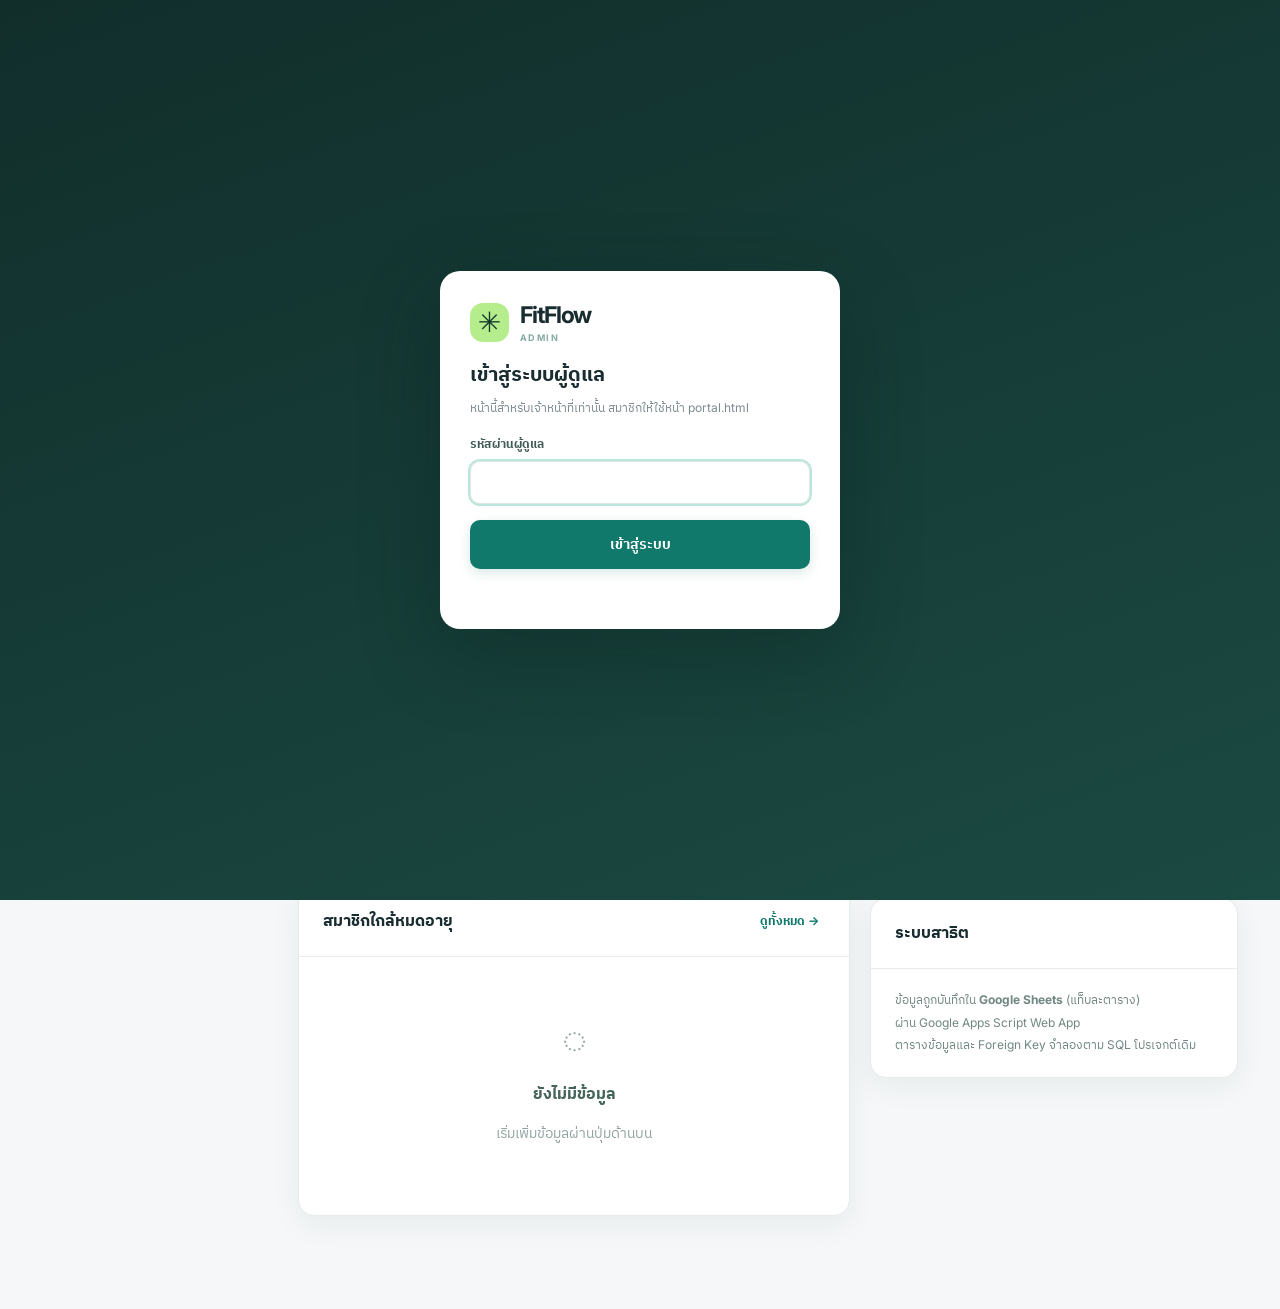
<file: index.html>
<!doctype html>
<html lang="th">
<head>
<meta charset="UTF-8"><meta name="viewport" content="width=device-width, initial-scale=1.0">
<title>FitFlow — Fitness Membership Management</title>
<link rel="stylesheet" href="style.css">
</head>
<body>
<div class="app">
  <aside class="sidebar" id="sidebar">
    <div class="brand"><div class="brand-icon">✳</div><div><strong>FitFlow</strong><small>MEMBERSHIP SYSTEM</small></div></div>
    <p class="nav-label">WORKSPACE</p>
    <nav id="nav">
      <button data-page="dashboard" class="nav-item active"><span class="nav-icon">◫</span> ภาพรวม <small>Dashboard</small></button>
      <button data-page="members" class="nav-item"><span class="nav-icon">♙</span> สมาชิก <small>Members</small></button>
      <button data-page="subscriptions" class="nav-item"><span class="nav-icon">▤</span> แพ็กเกจที่สมัคร <small>Subscriptions</small></button>
      <button data-page="payments" class="nav-item"><span class="nav-icon">◈</span> การชำระเงิน <small>Payments</small></button>
      <button data-page="checkins" class="nav-item"><span class="nav-icon">↪</span> เข้าใช้บริการ <small>Check-ins</small></button>
      <button data-page="classes" class="nav-item"><span class="nav-icon">▦</span> คลาสออกกำลังกาย <small>Classes</small></button>
      <button data-page="plans" class="nav-item"><span class="nav-icon">◇</span> แพ็กเกจ <small>Plans</small></button>
      <button data-page="trainers" class="nav-item"><span class="nav-icon">♞</span> เทรนเนอร์ <small>Trainers</small></button>
      <button data-page="report" class="nav-item"><span class="nav-icon">▥</span> รายงาน <small>Reports</small></button>
    </nav>
    <div class="side-bottom"><div class="demo-chip"><span class="pulse"></span> <span id="syncChip">DEMO MODE · LOCALSTORAGE</span></div><p id="syncNote">สาธิตบนเครื่องของคุณ ข้อมูลไม่ส่งออกไปยังเซิร์ฟเวอร์</p><a href="portal.html" target="_blank" rel="noopener" class="text-button" style="display:block;margin-bottom:6px">↗ หน้าสมาชิก (ลิงก์ให้ผู้ใช้)</a><button id="adminLogout" class="text-button" style="display:block;margin-bottom:6px">⎋ ออกจากระบบแอดมิน</button><button id="resetData" class="text-button">↺ คืนค่าข้อมูลตัวอย่าง</button></div>
  </aside>
  <div class="overlay" id="overlay"></div>
  <main class="main">
    <header class="topbar"><button class="mobile-menu icon-button" id="toggleMenu" aria-label="เปิดเมนู">☰</button><div class="breadcrumbs">Workspace <span>/</span> <strong id="breadcrumb">Dashboard</strong></div><div class="top-actions"><span class="today" id="today"></span><span class="admin-avatar">AD</span></div></header>
    <div class="content" id="content" aria-live="polite"></div>
  </main>
</div>
<div class="login-layer" id="loginLayer" hidden>
  <form class="login-box" id="adminLogin">
    <div class="brand" style="padding:0 0 16px"><div class="brand-icon">✳</div><div><strong style="color:#192d30">FitFlow</strong><small>ADMIN</small></div></div>
    <h2 style="margin:0 0 6px;font-size:20px">เข้าสู่ระบบผู้ดูแล</h2>
    <p class="muted" style="margin:0 0 16px;font-size:12px;line-height:1.7">หน้านี้สำหรับเจ้าหน้าที่เท่านั้น สมาชิกให้ใช้หน้า portal.html</p>
    <div class="field"><label for="adminPw">รหัสผ่านผู้ดูแล</label><input id="adminPw" type="password" autocomplete="current-password" required></div>
    <button class="btn btn-primary" style="width:100%;margin-top:16px;padding:13px" type="submit">เข้าสู่ระบบ</button>
    <div id="adminMsg" role="alert" style="color:#b8434b;font-size:13px;margin-top:12px;min-height:18px"></div>
  </form>
</div>
<div id="modalRoot"></div><div id="toast" role="status" aria-live="polite"></div>
<script src="config.js"></script>
<script src="app.js"></script>
</body>
</html>
</file>
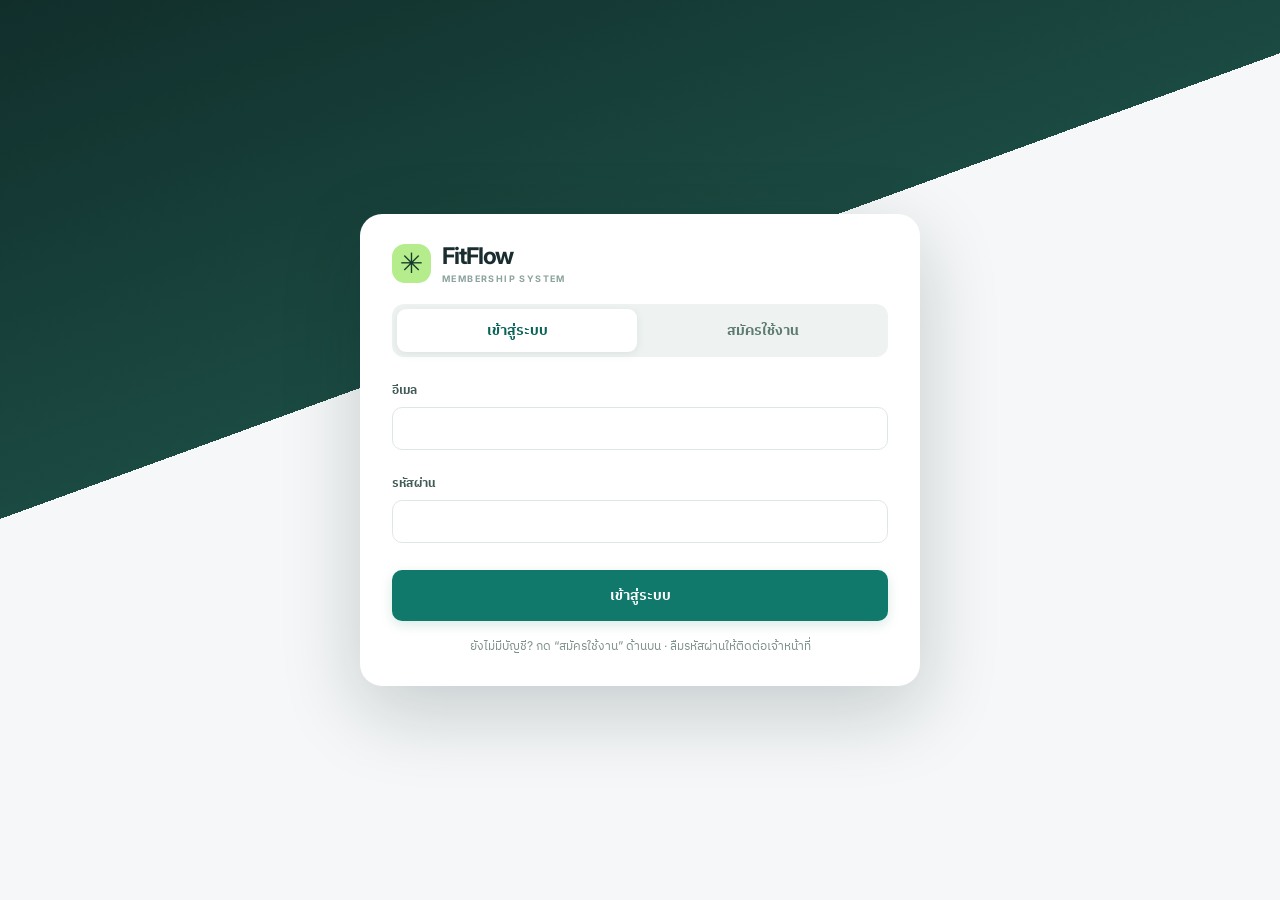
<file: portal.html>
<!doctype html>
<html lang="th">
<head>
<meta charset="UTF-8"><meta name="viewport" content="width=device-width, initial-scale=1.0">
<title>FitFlow — สำหรับสมาชิก</title>
<link rel="stylesheet" href="style.css">
<style>
[hidden]{display:none!important}
body{background:var(--bg)}
/* ---------- auth ---------- */
.auth-wrap{min-height:100vh;display:grid;place-items:center;padding:28px 16px;background:linear-gradient(160deg,#112e2b 0,#1b4a42 38%,var(--bg) 38%)}
.auth-card{width:min(560px,100%);background:#fff;border-radius:22px;box-shadow:0 25px 80px #071d1c33;overflow:hidden}
.auth-head{padding:28px 32px 0}
.auth-head .brand{padding:0 0 16px;color:var(--ink)}
.auth-head .brand small{color:#8aa39d}
.tabs{display:grid;grid-template-columns:1fr 1fr;gap:6px;background:#eef3f1;border-radius:12px;padding:5px;margin:4px 0 4px}
.tabs button{border:0;background:transparent;border-radius:9px;padding:10px;font-weight:700;color:#5d7a73}
.tabs button.on{background:#fff;color:var(--teal-dark);box-shadow:0 2px 8px #1e4a4018}
.auth-form{padding:20px 32px 30px}
.roles{display:grid;grid-template-columns:1fr 1fr;gap:12px;margin:0 0 20px;padding:0;border:0}
.roles legend{font-size:12px;font-weight:700;color:#415b56;margin-bottom:9px;padding:0}
.role{position:relative}
.role input{position:absolute;opacity:0;inset:0;cursor:pointer;margin:0;width:100%;height:100%}
.role span{display:block;border:1.5px solid #dfe7e6;border-radius:14px;padding:14px 16px;transition:.15s}
.role strong{display:block;font-size:15px;margin-bottom:3px}
.role small{color:#8a9a97;font-size:11px;line-height:1.5}
.role input:checked+span{border-color:var(--teal);background:var(--soft)}
.role input:focus-visible+span{outline:2px solid #bbe6db}
.field .err{font-size:11px;color:#c0434b}
.field input.bad,.field select.bad{border-color:var(--red)}
.hp{position:absolute;left:-9999px;width:1px;height:1px;overflow:hidden}
.submit{width:100%;margin-top:20px;padding:14px}
.msg{margin-top:14px;padding:12px 14px;border-radius:11px;font-size:13px;line-height:1.6;background:#fdebea;color:#b8434b}
/* ---------- portal ---------- */
.p-top{background:#fff;border-bottom:1px solid var(--line);position:sticky;top:0;z-index:10}
.p-bar{max-width:1100px;margin:auto;display:flex;align-items:center;gap:14px;padding:12px 20px;flex-wrap:wrap}
.p-bar .brand{padding:0;margin-right:auto}
.p-bar .brand-icon{width:34px;height:34px;font-size:22px;border-radius:11px}
.p-bar .brand strong{font-size:19px}
.who{font-size:13px;color:#4c6761;text-align:right;line-height:1.4}
.who b{display:block;color:var(--ink)}
.p-nav{max-width:1100px;margin:auto;display:flex;gap:4px;padding:0 14px;overflow-x:auto}
.p-nav button{border:0;background:none;padding:13px 16px;font-weight:700;color:#7b8f8b;border-bottom:3px solid transparent;white-space:nowrap}
.p-nav button.on{color:var(--teal-dark);border-color:var(--teal)}
.p-wrap{max-width:1100px;margin:auto;padding:26px 20px 70px}
.p-wrap h1{font-size:24px;letter-spacing:-.6px;margin:0 0 4px}
.p-wrap .sub{color:#819092;margin:0 0 22px}
.cards{display:grid;grid-template-columns:repeat(3,minmax(0,1fr));gap:16px;margin-bottom:22px}
.card{background:#fff;border:1px solid var(--line);border-radius:16px;box-shadow:var(--shadow);padding:20px 22px}
.card h3{margin:0 0 10px;font-size:12px;color:#7b908c;letter-spacing:.3px}
.card .big{font-size:24px;font-weight:800;letter-spacing:-.8px}
.card p{margin:6px 0 0;font-size:12px;color:#8b999b;line-height:1.6}
.banner{padding:14px 18px;border-radius:12px;margin-bottom:20px;font-size:13px;line-height:1.7}
.banner.warn{background:#fff6e3;color:#8a5f10;border:1px solid #f3dfae}
.banner.ok{background:#eaf7f2;color:#2f7a60;border:1px solid #cfe9dd}
.pays{display:flex;gap:6px;flex-wrap:wrap}
.paybox{background:#f5faf7;border:1px dashed #b9dccf;border-radius:12px;padding:14px 16px;font-size:13px;line-height:1.9;margin-top:4px}
.slip-prev{max-width:100%;max-height:240px;border-radius:10px;border:1px solid var(--line);margin-top:8px;display:block}
.small{font-size:12px;color:#7d8f8b}
.row-act{display:flex;gap:6px;flex-wrap:wrap}
.btn.sm{padding:8px 12px;font-size:12px}
@media(max-width:800px){.cards{grid-template-columns:1fr}.plans-grid{grid-template-columns:1fr}}
@media(max-width:520px){.auth-head,.auth-form{padding-left:20px;padding-right:20px}.roles{grid-template-columns:1fr}.form-grid{grid-template-columns:1fr}.field.full{grid-column:auto}.who{text-align:left}}
</style>
</head>
<body>

<!-- ===== login / register ===== -->
<div class="auth-wrap" id="authView" hidden>
  <div class="auth-card">
    <div class="auth-head">
      <div class="brand"><div class="brand-icon">✳</div><div><strong>FitFlow</strong><small>MEMBERSHIP SYSTEM</small></div></div>
      <div class="tabs" role="tablist"><button type="button" id="tabLogin" class="on">เข้าสู่ระบบ</button><button type="button" id="tabReg">สมัครใช้งาน</button></div>
    </div>

    <form class="auth-form" id="loginForm" novalidate>
      <div class="form-grid">
        <div class="field full"><label for="l_email">อีเมล</label><input id="l_email" name="email" type="email" autocomplete="username" inputmode="email"><div class="err" data-err="l_email"></div></div>
        <div class="field full"><label for="l_password">รหัสผ่าน</label><input id="l_password" name="password" type="password" autocomplete="current-password"><div class="err" data-err="l_password"></div></div>
      </div>
      <button class="btn btn-primary submit" type="submit">เข้าสู่ระบบ</button>
      <div class="msg" id="loginMsg" role="alert" hidden></div>
      <p class="small" style="margin:16px 0 0;text-align:center">ยังไม่มีบัญชี? กด “สมัครใช้งาน” ด้านบน · ลืมรหัสผ่านให้ติดต่อเจ้าหน้าที่</p>
    </form>

    <form class="auth-form" id="regForm" novalidate hidden>
      <fieldset class="roles">
        <legend>คุณต้องการสมัครเป็น</legend>
        <label class="role"><input type="radio" name="role" value="member" checked><span><strong>ผู้ใช้</strong><small>สมาชิกที่สมัครแพ็กเกจและจองคลาส</small></span></label>
        <label class="role"><input type="radio" name="role" value="trainer"><span><strong>เทรนเนอร์</strong><small>สร้างคลาสเอง รอแอดมินอนุมัติ</small></span></label>
      </fieldset>
      <div class="form-grid">
        <div class="field"><label for="first_name">ชื่อ</label><input id="first_name" name="first_name" type="text" maxlength="100" autocomplete="given-name" data-kind="name"><div class="err" data-err="first_name"></div></div>
        <div class="field"><label for="last_name">นามสกุล</label><input id="last_name" name="last_name" type="text" maxlength="100" autocomplete="family-name" data-kind="name"><div class="err" data-err="last_name"></div></div>
        <div class="field"><label for="email">อีเมล (ใช้เข้าสู่ระบบ)</label><input id="email" name="email" type="email" maxlength="150" autocomplete="email" inputmode="email"><div class="err" data-err="email"></div></div>
        <div class="field"><label for="phone">เบอร์โทรศัพท์</label><input id="phone" name="phone" type="tel" inputmode="numeric" maxlength="10" placeholder="0812345678" autocomplete="tel" data-kind="digits"><div class="small">ตัวเลข 9-10 หลัก ขึ้นต้นด้วย 0</div><div class="err" data-err="phone"></div></div>
        <div class="field" data-for="member"><label for="date_of_birth">วันเกิด</label><input id="date_of_birth" name="date_of_birth" type="date" min="1900-01-01"><div class="err" data-err="date_of_birth"></div></div>
        <div class="field"><label for="password">รหัสผ่าน</label><input id="password" name="password" type="password" autocomplete="new-password" maxlength="64"><div class="small">8 ตัวขึ้นไป มีตัวอักษรและตัวเลข</div><div class="err" data-err="password"></div></div>
        <div class="field"><label for="password2">ยืนยันรหัสผ่าน</label><input id="password2" name="password2" type="password" autocomplete="new-password" maxlength="64"><div class="err" data-err="password2"></div></div>
      </div>
      <div class="hp" aria-hidden="true"><label>Website<input type="text" name="website" tabindex="-1" autocomplete="off"></label></div>
      <button class="btn btn-primary submit" type="submit">สมัครใช้งาน</button>
      <div class="msg" id="regMsg" role="alert" hidden></div>
    </form>
  </div>
</div>

<!-- ===== signed in ===== -->
<div id="appView" hidden>
  <header class="p-top">
    <div class="p-bar">
      <div class="brand"><div class="brand-icon">✳</div><div><strong>FitFlow</strong><small>MEMBERSHIP SYSTEM</small></div></div>
      <div class="who"><b id="whoName"></b><span id="whoRole"></span></div>
      <button class="btn btn-secondary sm" id="pwBtn" type="button">เปลี่ยนรหัสผ่าน</button>
      <button class="btn btn-secondary sm" id="logoutBtn" type="button">ออกจากระบบ</button>
    </div>
    <nav class="p-nav" id="pNav"></nav>
  </header>
  <main class="p-wrap" id="pContent" aria-live="polite"></main>
</div>

<div id="modalRoot"></div><div id="toast" role="status" aria-live="polite"></div>
<script src="config.js"></script>
<script src="portal.js"></script>
</body>
</html>
</file>
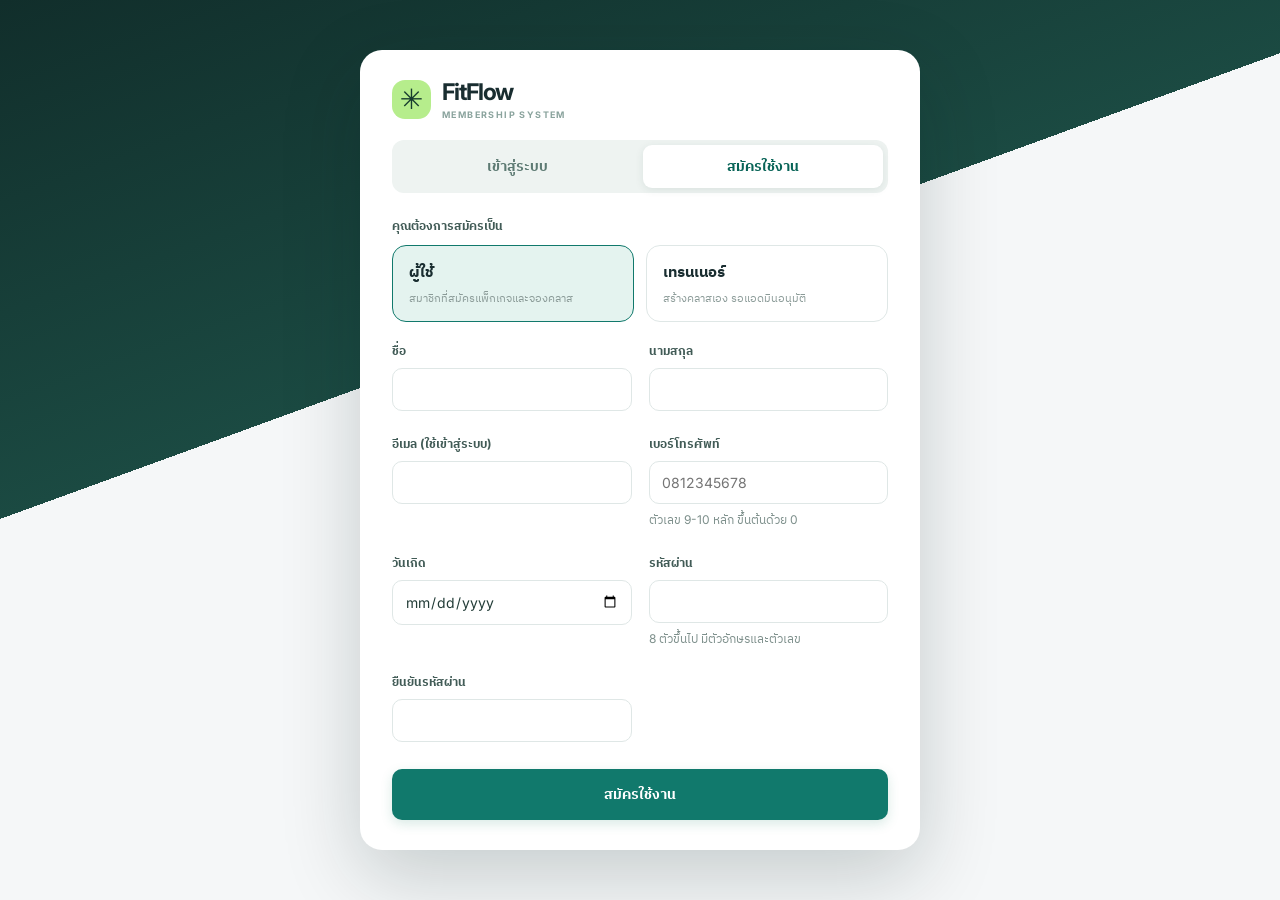
<file: register.html>
<!doctype html>
<html lang="th">
<head>
<meta charset="UTF-8"><meta name="viewport" content="width=device-width, initial-scale=1.0">
<title>สมัครใช้งาน — FitFlow</title>
<meta http-equiv="refresh" content="0; url=portal.html#register">
<script>location.replace('portal.html#register')</script>
</head>
<body><p><a href="portal.html#register">ไปที่หน้าสมัครใช้งาน</a></p></body>
</html>
</file>
<file: style.css>
@import url('https://fonts.googleapis.com/css2?family=IBM+Plex+Sans+Thai:wght@400;500;600;700&family=Inter:wght@400;500;600;700;800&display=swap');
:root{--bg:#f5f7f8;--surface:#fff;--line:#e6ebec;--ink:#192d30;--muted:#7c8b8e;--teal:#11796c;--teal-dark:#086457;--soft:#e4f3ef;--sidebar:#112e2b;--green:#1b926c;--red:#dc5961;--amber:#c28a2a;--shadow:0 8px 30px #143b3410}*{box-sizing:border-box}body{margin:0;font-family:Inter,'IBM Plex Sans Thai',system-ui,sans-serif;background:var(--bg);color:var(--ink);font-size:14px}button,input,select{font:inherit}button{cursor:pointer}.app{display:flex;min-height:100vh}.sidebar{background:var(--sidebar);color:#eaf7f2;width:256px;position:fixed;top:0;bottom:0;display:flex;flex-direction:column;padding:30px 17px 18px;z-index:20}.brand{display:flex;gap:11px;align-items:center;padding:0 13px 30px}.brand-icon{background:#b6ed8c;color:#173c2e;width:39px;height:39px;display:grid;place-items:center;font-size:28px;font-weight:900;border-radius:13px}.brand strong{display:block;font-size:23px;letter-spacing:-1.1px}.brand small{display:block;letter-spacing:1.4px;font-size:9px;font-weight:700;color:#84aba3;margin-top:3px}.nav-label{font-size:10px;color:#739990;letter-spacing:1.7px;padding:2px 16px 10px;font-weight:800}.nav-item{width:100%;border:0;color:#a9c0ba;background:transparent;text-align:left;border-radius:11px;display:flex;align-items:center;padding:12px 13px;gap:10px;font-weight:600;margin:2px 0;position:relative}.nav-item small{display:none}.nav-item:hover{color:#fff;background:#234640}.nav-item.active{background:#2c5a4d;color:#fff}.nav-icon{font-size:20px;display:inline-block;width:24px;text-align:center;font-family:system-ui}.side-bottom{margin-top:auto;padding:18px 10px 0;border-top:1px solid #31514c}.side-bottom p{color:#94b5ac;font-size:11px;line-height:1.8}.demo-chip{font-size:10px;font-weight:800;letter-spacing:.6px;color:#c4eec2}.pulse{width:7px;height:7px;display:inline-block;background:#b6ec98;border-radius:50%;margin-right:4px}.text-button{border:0;background:none;color:#d8e8e2;padding:4px 0;font-size:12px;text-decoration:underline}.main{margin-left:256px;width:calc(100% - 256px);min-width:0}.topbar{height:76px;border-bottom:1px solid var(--line);background:#fff;display:flex;justify-content:space-between;align-items:center;padding:0 42px}.breadcrumbs{color:#839294;font-size:13px}.breadcrumbs span{padding:0 10px;color:#d0d9d9}.breadcrumbs strong{color:#3a5452}.top-actions{display:flex;align-items:center;gap:20px}.today{color:#718582;font-size:12px}.admin-avatar{display:grid;place-items:center;border-radius:50%;background:#dceee7;color:#25624c;width:33px;height:33px;font-size:11px;font-weight:800}.content{padding:34px 42px 72px;max-width:1550px;margin:auto}.heading{display:flex;align-items:flex-end;justify-content:space-between;gap:20px;margin-bottom:28px}.eyebrow{font-size:11px;font-weight:800;letter-spacing:2.1px;text-transform:uppercase;color:var(--teal);margin-bottom:9px}.heading h1{font-size:30px;font-weight:800;letter-spacing:-1.2px;margin:0 0 8px}.subtitle{color:#819092;margin:0;line-height:1.7}.btn{border:0;border-radius:10px;padding:11px 16px;font-weight:700;display:inline-flex;align-items:center;justify-content:center;gap:8px;white-space:nowrap}.btn-primary{background:var(--teal);color:white;box-shadow:0 4px 12px #1f80662b}.btn-primary:hover{background:var(--teal-dark)}.btn-secondary{background:#edf3f1;color:#265d54}.btn-secondary:hover{background:#e2efea}.btn-danger{background:#fbe8e8;color:#bc4350}.btn:disabled{opacity:.45;cursor:not-allowed}.stats{display:grid;grid-template-columns:repeat(4,minmax(0,1fr));gap:17px;margin-bottom:24px}.stat{background:#fff;border:1px solid var(--line);border-radius:16px;padding:22px 23px;box-shadow:var(--shadow)}.stat-top{display:flex;justify-content:space-between;align-items:center;color:#7b908c;font-size:12px;font-weight:600}.stat-icon{width:38px;height:38px;border-radius:11px;background:#eaf6f2;color:#157a65;display:grid;place-items:center;font-size:20px}.stat-number{font-size:32px;font-weight:800;letter-spacing:-1.3px;margin:15px 0 4px}.stat-foot{font-size:11px;color:#8b999b}.dashboard-grid{display:grid;grid-template-columns:1.5fr 1fr;gap:20px}.panel{background:var(--surface);border:1px solid var(--line);border-radius:16px;box-shadow:var(--shadow);margin-bottom:21px;overflow:hidden}.panel-header{display:flex;justify-content:space-between;align-items:center;padding:21px 24px;border-bottom:1px solid var(--line);gap:12px}.panel-title{font-size:16px;font-weight:800;margin:0}.panel-subtitle{font-size:12px;color:#9aa9a8;margin-top:5px}.link-btn{border:0;background:none;color:var(--teal);font-weight:700;font-size:12px}.table-wrap{overflow:auto}table{border-collapse:collapse;width:100%;font-size:12px;white-space:nowrap}th{background:#f9fbfa;text-transform:uppercase;letter-spacing:.6px;font-size:10px;color:#82938f;text-align:left;padding:13px 23px;font-weight:800;border-bottom:1px solid var(--line)}td{padding:15px 23px;border-bottom:1px solid #eff3f1;color:#415451}tbody tr:last-child td{border-bottom:0}tbody tr:hover{background:#fafdfb}.name-cell{display:flex;align-items:center;gap:11px}.mini-avatar{width:34px;height:34px;border-radius:11px;display:grid;place-items:center;background:#e6f1ea;color:#24846a;font-weight:800;font-size:11px;flex:none}.main-cell{font-weight:700;color:#263f3b}.minor{font-size:11px;color:#9aa8a6;margin-top:4px}.pill{border-radius:30px;padding:5px 10px;font-size:11px;font-weight:700;display:inline-flex;align-items:center;gap:5px}.pill:before{content:'';width:6px;height:6px;background:currentColor;border-radius:50%}.pill-green{background:#e6f6ec;color:#26845a}.pill-amber{background:#fff2db;color:#b77c14}.pill-red{background:#fdebea;color:#d45d64}.pill-gray{background:#edf0f1;color:#77868b}.toolbar{display:flex;justify-content:space-between;align-items:center;padding:17px 22px;gap:12px;flex-wrap:wrap}.search{min-width:260px;border:1px solid #dce6e4;border-radius:10px;padding:11px 14px;background:#fff;outline:none}.search:focus,input:focus,select:focus{border-color:var(--teal);outline:2px solid #bbe6db}.table-action{border:0;background:#eaf4f1;color:#116a5c;padding:7px 11px;border-radius:8px;font-size:11px;font-weight:700;margin-right:5px}.table-action:hover{background:#d7ece4}.metric-split{display:grid;grid-template-columns:repeat(2,1fr);padding:24px;gap:12px}.metric-mini{background:#f5faf7;padding:20px;border-radius:12px}.metric-mini strong{display:block;font-size:25px}.metric-mini span{font-size:11px;color:#82958f}.quick-actions{padding:20px 24px;display:grid;grid-template-columns:1fr 1fr;gap:11px}.quick-actions .btn{justify-content:flex-start}.empty{text-align:center;padding:56px 15px;color:#91a3a0}.empty .empty-icon{font-size:34px;margin-bottom:12px}.empty strong{display:block;color:#45645b;font-size:16px}.inline-info{padding:15px 20px;background:#eaf7f2;border:1px solid #cfe9dd;border-radius:12px;margin-bottom:20px;color:#437e68;font-size:12px;line-height:1.7}.form-grid{display:grid;grid-template-columns:1fr 1fr;gap:17px}.field{display:flex;flex-direction:column;gap:7px}.field.full{grid-column:1/-1}.field label{font-size:12px;font-weight:700;color:#415b56}.field input,.field select{width:100%;border-radius:10px;background:white;border:1px solid #dfe7e6;padding:12px;color:#233d38}.field .hint{font-size:11px;color:#81918d}.modal-layer{position:fixed;inset:0;background:#0a2524a8;z-index:40;display:grid;place-items:center;padding:18px}.modal{background:white;width:min(590px,100%);max-height:90vh;overflow-y:auto;border-radius:19px;box-shadow:0 25px 90px #071d1c45}.modal-head{display:flex;justify-content:space-between;align-items:center;padding:23px 27px;border-bottom:1px solid #edf0ef}.modal-head h2{font-size:19px;margin:0}.icon-button{border:0;background:#f0f5f2;color:#44635c;border-radius:9px;padding:8px 11px}.modal-body{padding:24px 27px}.modal-footer{display:flex;justify-content:flex-end;gap:10px;padding:18px 27px 24px}.plans-grid{display:grid;grid-template-columns:repeat(3,minmax(0,1fr));gap:16px}.plan{background:white;border:1px solid var(--line);border-radius:17px;padding:23px;box-shadow:var(--shadow)}.plan-head{display:flex;justify-content:space-between;align-items:center}.plan-head strong{font-size:16px}.plan-price{font-size:31px;font-weight:800;letter-spacing:-1.5px;margin-top:23px}.plan-price small{font-size:14px;color:#9aa7a6}.plan p{font-size:12px;color:#899a95;min-height:40px;line-height:1.7}.plan .btn{width:100%;margin-top:20px}.chart-bars{height:155px;display:flex;align-items:end;gap:8px;padding:0 24px 19px}.bar-col{height:100%;flex:1;display:flex;align-items:center;justify-content:flex-end;flex-direction:column;gap:6px}.bar{width:68%;max-width:44px;border-radius:7px 7px 3px 3px;background:linear-gradient(180deg,#8fd3b7,#1b8c72);min-height:3px}.bar-lbl{font-size:10px;color:#91a39a}.bar-val{font-size:10px;font-weight:700;color:#537466}#toast{position:fixed;right:22px;bottom:20px;z-index:70;background:#1e5145;color:white;padding:13px 18px;border-radius:11px;box-shadow:0 10px 28px #0d4e3944;opacity:0;transform:translateY(10px);pointer-events:none;transition:.2s;max-width:min(420px,90vw)}#toast.show{opacity:1;transform:translateY(0)}.footer-note{color:#9ba9a6;font-size:11px;margin-top:30px;text-align:center}.overlay{display:none}.mobile-menu{display:none}.muted{color:var(--muted)}@media(max-width:1180px){.stats{grid-template-columns:repeat(2,1fr)}.dashboard-grid{grid-template-columns:1fr}.content{padding:28px}.topbar{padding:0 28px}}@media(max-width:790px){.sidebar{transform:translateX(-100%);transition:.2s}.sidebar.open{transform:translateX(0)}.overlay.open{display:block;position:fixed;inset:0;background:#0b302f88;z-index:15}.main{margin:0;width:100%}.mobile-menu{display:block}.topbar{height:62px;padding:0 17px}.breadcrumbs{margin-right:auto;margin-left:12px}.today{display:none}.content{padding:23px 17px}.heading{align-items:flex-start;flex-direction:column}.heading h1{font-size:25px}.plans-grid{grid-template-columns:1fr}.stat{padding:18px}.stat-number{font-size:26px}.stats{gap:10px}.panel-header{padding:18px}.form-grid{grid-template-columns:1fr}.field.full{grid-column:auto}.search{min-width:0;width:100%}.toolbar{align-items:stretch}.quick-actions{grid-template-columns:1fr}}@media(max-width:420px){.stats{grid-template-columns:1fr 1fr}.stat-top{display:block}.stat-icon{margin-top:7px}.stat{padding:14px}.stat-number{margin-top:10px}.metric-split{grid-template-columns:1fr 1fr;padding:14px}.quick-actions{padding:14px}}
.login-layer{position:fixed;inset:0;background:linear-gradient(160deg,#112e2b,#1b4a42);z-index:100;display:grid;place-items:center;padding:18px}.login-layer[hidden]{display:none}.login-box{background:#fff;width:min(400px,100%);border-radius:20px;padding:30px;box-shadow:0 25px 80px #071d1c55}
</file>
